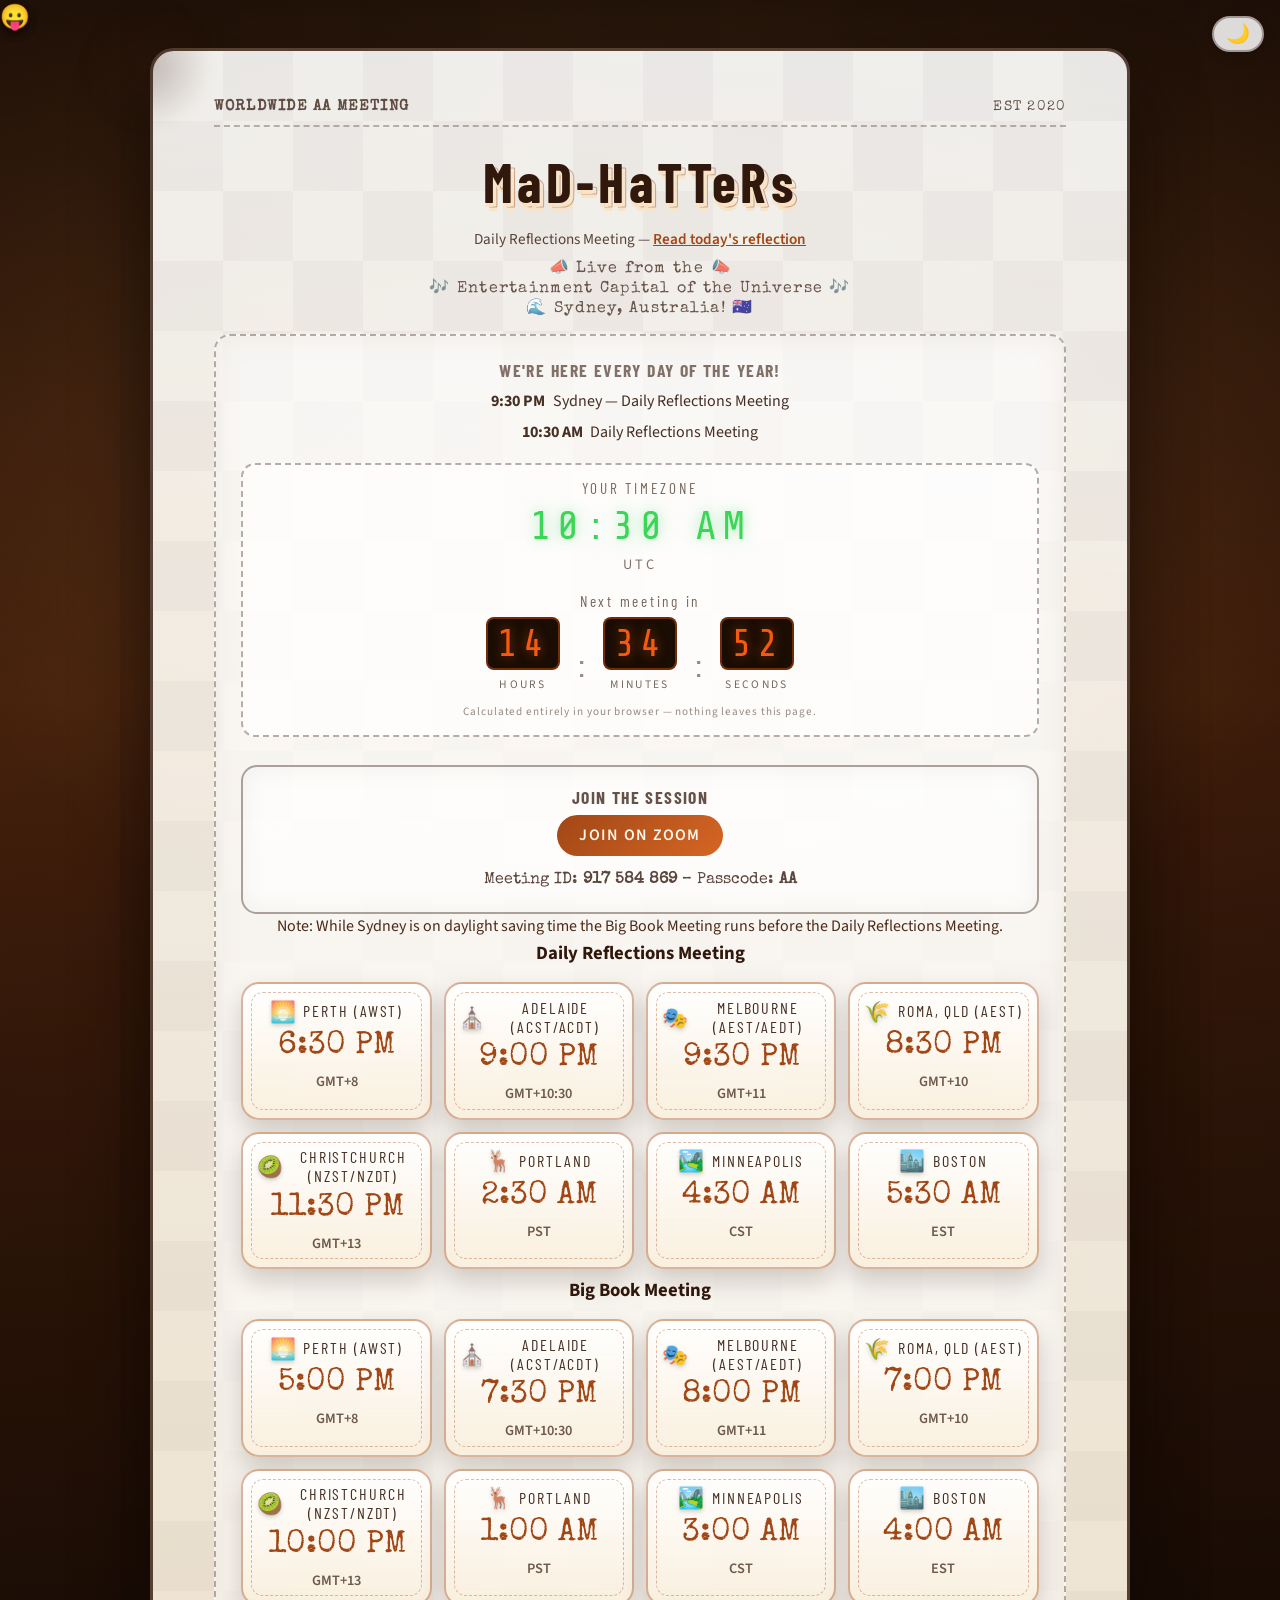
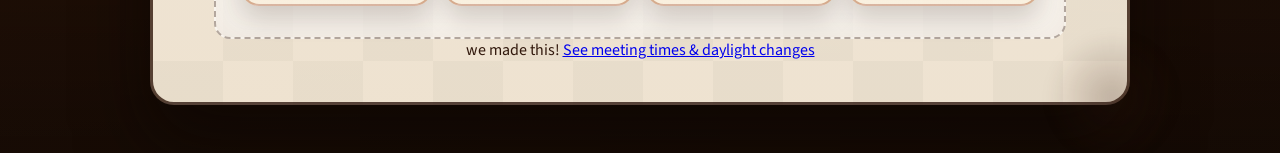
<file: index.html>
<!DOCTYPE html>
<html lang="en">
<head>
  <meta charset="UTF-8" />
  <meta name="viewport" content="width=device-width, initial-scale=1.0" />
  <title>MaD-HaTTeRs</title>
  <meta name="description" content="Daily worldwide AA meeting streaming live at 10:30 AM GMT via Zoom. Join MaD-HaTTeRs for fellowship every single day." />
  <link rel="canonical" href="https://madhataa.org/" />
  <link rel="stylesheet" href="styles.css" />
  <link rel="apple-touch-icon" sizes="180x180" href="/apple-touch-icon.png" />
  <link rel="icon" type="image/png" sizes="32x32" href="/favicon-32x32.png" />
  <link rel="icon" type="image/svg+xml" href="/favicon.svg" />
  <meta property="og:type" content="website" />
  <meta property="og:url" content="https://madhataa.org/" />
  <meta property="og:title" content="MaD-HaTTeRs Worldwide AA Meeting" />
  <meta property="og:description" content="Daily worldwide AA meeting streaming live at 10:30 AM GMT via Zoom. Join MaD-HaTTeRs for fellowship every single day." />
</head>
<body>
  <button class="theme-toggle" id="theme-toggle" aria-label="Toggle dark mode" title="Toggle dark/light mode">🌙</button>

  <main class="hero" role="main">
    <div class="gradient" aria-hidden="true"></div>
    <canvas id="particles" aria-hidden="true"></canvas>
    <div class="decorations" aria-hidden="true"></div>

    <div class="card container">
      <div class="poster-top" aria-hidden="true">
        <span class="ticket-label">Worldwide AA Meeting</span>
        <span class="ticket-year">EST 2020</span>
      </div>

      <h1 class="site-title" data-text="MaD-HaTTeRs">MaD-HaTTeRs</h1>

      <p class="reflections-link">Daily Reflections Meeting — <a href="https://www.aa.org/daily-reflections" target="_blank" rel="noopener">Read today's reflection</a></p>
      <p class="dateline"><span>📣 Live from the <span style="display:inline-block;transform:scaleX(-1)">📣</span></span><span>🎶 Entertainment Capital of the Universe 🎶</span><span>🌊 Sydney, Australia! 🇦🇺</span></p>

      <section id="start-time-section" aria-labelledby="start-time-heading">
        <h2 id="start-time-heading">We're Here Every Day of the Year!</h2>

        <div class="start-time-lines" aria-live="polite">
          <p class="start-line"><strong id="sydney-time-value">00:00</strong> <span id="sydney-time-zone">Sydney time</span></p>
          <p class="start-line"><strong id="england-time-value">00:00</strong> <span id="england-time-zone">Europe/London</span></p>
        </div>

        <div class="local-clock" aria-live="polite">
          <div class="local-clock-label">Your timezone</div>
          <div class="local-clock-display" role="group" aria-label="Local meeting start">
            <span id="local-time-value" class="local-clock-value">--:--</span>
            <span id="local-time-meta" class="local-clock-meta">Local</span>
          </div>

          <div class="countdown" aria-label="Countdown to next start" aria-live="polite">
            <div class="countdown-label">Next meeting in</div>
            <div class="countdown-grid" role="group" aria-label="Hours minutes seconds">
              <div class="countdown-unit"><span id="countdown-hours" class="countdown-value">00</span><span class="countdown-text">hours</span></div>
              <div class="countdown-separator">:</div>
              <div class="countdown-unit"><span id="countdown-minutes" class="countdown-value">00</span><span class="countdown-text">minutes</span></div>
              <div class="countdown-separator" id="countdown-seconds-sep">:</div>
              <div class="countdown-unit" id="countdown-seconds-unit"><span id="countdown-seconds" class="countdown-value">00</span><span class="countdown-text">seconds</span></div>
            </div>
          </div>

          <p class="local-clock-note">Calculated entirely in your browser &mdash; nothing leaves this page.</p>
        </div>

        <div id="on-air-panel" class="on-air-panel" aria-live="polite" hidden>
          <span class="on-air-light" aria-hidden="true"></span>
          <span class="on-air-text">ON AIR</span>
        </div>

        <section id="meeting-details" aria-labelledby="meeting-details-heading">
          <h2 id="meeting-details-heading">Join the session</h2>
          <p class="zoom-link"><a href="https://zoom.us/j/917584869?pwd=AA" rel="noopener" target="_blank">Join on Zoom</a></p>
          <p class="zoom-meta">Meeting ID: <strong>917&nbsp;584&nbsp;869</strong> &ndash; Passcode: <strong>AA</strong></p>
        </section>

        <div id="start-times" class="times" aria-live="polite"></div>
      </section>

      <footer class="site-footer" aria-label="Site footer">
        we made this!

        <a href="/times.html">See meeting times & daylight changes</a>
      </footer>
    </div>
  </main>

  <script>
    (() => {
      const $ = (id) => document.getElementById(id);
      const safeText = (id, value) => {
        const el = $(id);
        if (el) el.textContent = value;
        return !!el;
      };
      const html = document.documentElement;
      const toggle = $('theme-toggle');
      const themeKey = 'madhataa-theme';
      const setTheme = (theme) => {
        if (!toggle) return;
        html.dataset.theme = theme;
        toggle.textContent = theme === 'dark' ? '☀️' : '🌙';
        toggle.setAttribute('aria-label', theme === 'dark' ? 'Switch to light mode' : 'Switch to dark mode');
      };

      try {
        const savedTheme = localStorage.getItem(themeKey);
        setTheme(savedTheme || (window.matchMedia && window.matchMedia('(prefers-color-scheme: dark)').matches ? 'dark' : 'light'));
      } catch (_) {}

      if (toggle) {
        toggle.addEventListener('click', () => {
          const next = html.dataset.theme === 'dark' ? 'light' : 'dark';
          setTheme(next);
          try { localStorage.setItem(themeKey, next); } catch (_) {}
        });
      }

      const lowEffects = Boolean(
        window.matchMedia && window.matchMedia('(prefers-reduced-motion: reduce)').matches ||
        (typeof navigator.deviceMemory === 'number' && navigator.deviceMemory <= 2) ||
        (navigator.connection && navigator.connection.saveData)
      );

      const formatParts = (instant, timeZone, options = {}) => Object.fromEntries(
        new Intl.DateTimeFormat('en-US', { timeZone, ...options }).formatToParts(instant).map((part) => [part.type, part.value])
      );

      const zoneOffset = (instant, timeZone) => {
        const p = formatParts(instant, timeZone, {
          hour12: false,
          year: 'numeric',
          month: '2-digit',
          day: '2-digit',
          hour: '2-digit',
          minute: '2-digit',
          second: '2-digit'
        });
        const asUtc = Date.UTC(
          Number(p.year),
          Number(p.month) - 1,
          Number(p.day),
          Number(p.hour),
          Number(p.minute),
          Number(p.second || 0)
        );
        return (asUtc - instant.getTime()) / 60000;
      };

      const zonedTime = (year, month, day, hour, minute, timeZone) => {
        const guess = new Date(Date.UTC(year, month - 1, day, hour, minute));
        const first = new Date(guess.getTime() - zoneOffset(guess, timeZone) * 60000);
        return new Date(guess.getTime() - zoneOffset(first, timeZone) * 60000);
      };

      const calendarDate = (instant, timeZone) => {
        const p = formatParts(instant, timeZone, { year: 'numeric', month: '2-digit', day: '2-digit' });
        return [+p.year, +p.month, +p.day];
      };

      const value = (parts, name, fallback = '') => parts[name] || fallback;
      const formatTime = (instant, timeZone) => formatParts(instant, timeZone, {
        hour: 'numeric',
        minute: '2-digit',
        hour12: true,
        timeZoneName: 'short'
      });

      const fallbackConfig = {
        meeting: { zone: 'Europe/London', hour: 10, minute: 30, label: 'Daily Reflections Meeting' },
        bigBook: {
          label: 'Big Book Meeting',
          durationMinutes: 60,
          normal: { relation: 'after', minutes: 120 },
          dstSydney: { relation: 'before', minutes: 90 },
          interludeMinutes: 30
        },
        zones: [
          { label: 'Perth (AWST)', tz: 'Australia/Perth', emoji: '🌅' },
          { label: 'Adelaide (ACST/ACDT)', tz: 'Australia/Adelaide', emoji: '⛪' },
          { label: 'Melbourne (AEST/AEDT)', tz: 'Australia/Melbourne', emoji: '🎭' },
          { label: 'Roma, QLD (AEST)', tz: 'Australia/Brisbane', emoji: '🌾' },
          { label: 'Christchurch (NZST/NZDT)', tz: 'Pacific/Auckland', emoji: '🥝' },
          { label: 'Portland', tz: 'America/Los_Angeles', emoji: '🦌' },
          { label: 'Minneapolis', tz: 'America/Chicago', emoji: '🏞️' },
          { label: 'Boston', tz: 'America/New_York', emoji: '🏙️' }
        ]
      };

      const sydneyIsInDaylightOnLocalDate = (instant) => {
        const [y, m, d] = calendarDate(instant, 'Australia/Sydney');
        const midday = zonedTime(y, m, d, 12, 0, 'Australia/Sydney');
        const offset = zoneOffset(midday, 'Australia/Sydney');
        return offset >= 660; // AEDT = UTC+11 = 660 minutes, AEST = UTC+10 = 600
      };

      const nextMeeting = (now, meetingCfg) => {
        let [year, month, day] = calendarDate(now, meetingCfg.zone);
        let target = zonedTime(year, month, day, meetingCfg.hour, meetingCfg.minute, meetingCfg.zone);
        if (target <= now) {
          [year, month, day] = calendarDate(new Date(now.getTime() + 86400000), meetingCfg.zone);
          target = zonedTime(year, month, day, meetingCfg.hour, meetingCfg.minute, meetingCfg.zone);
        }
        return target;
      };

      const bigBookInstantForDrInstant = (drInstant, bigBookCfg) => {
        const isSydneyDaylight = sydneyIsInDaylightOnLocalDate(drInstant);
        return isSydneyDaylight
          ? new Date(drInstant.getTime() - bigBookCfg.dstSydney.minutes * 60000)
          : new Date(drInstant.getTime() + bigBookCfg.normal.minutes * 60000);
      };

      const buildGrid = (instant, title, zones, meetingLabel) => {
        const wrapper = document.createElement('div');
        wrapper.className = 'meeting-grid';

        const heading = document.createElement('h3');
        heading.textContent = title;
        wrapper.appendChild(heading);

        const grid = document.createElement('ul');
        grid.className = 'tz-grid';

        zones.forEach((zone) => {
          const time = formatTime(instant, zone.tz);
          const item = document.createElement('li');
          item.className = 'clock-box';
          item.innerHTML = `
            <div class="clock-label">${zone.emoji ? `<span class="clock-emoji" aria-hidden="true">${zone.emoji}</span>` : ''}<span class="clock-label-text">${zone.label}</span></div>
            <div class="clock-time" aria-hidden="true">${value(time, 'hour', '--')}:${value(time, 'minute', '00')} ${value(time, 'dayPeriod')}</div>
            <div class="clock-meta"><span class="tz">${value(time, 'timeZoneName', '')}</span></div>
          `;
          grid.appendChild(item);
        });

        wrapper.appendChild(grid);
        return wrapper;
      };

      (async () => {
        let config = fallbackConfig;
        try {
          const response = await fetch(`/timezones.json?t=${Date.now()}`, { cache: 'no-store' });
          if (!response.ok) throw new Error(`HTTP ${response.status}`);
          config = await response.json();
        } catch (error) {
          console.warn('Using fallback config because /timezones.json failed', error);
        }

        const meeting = config.meeting || fallbackConfig.meeting;
        const bigBook = config.bigBook || fallbackConfig.bigBook;
        const zones = Array.isArray(config.zones) ? config.zones : fallbackConfig.zones;

        let drTarget = nextMeeting(new Date(), meeting);
        let bbTarget = bigBookInstantForDrInstant(drTarget, bigBook);
        let target = (() => {
          const now = new Date();
          const candidates = [drTarget, bbTarget].filter((t) => t && t > now);
          if (!candidates.length) return drTarget;
          return candidates.reduce((a, b) => (a < b ? a : b));
        })();

        const render = () => {
          const sydneyDr = formatTime(drTarget, 'Australia/Sydney');
          const englandDr = formatTime(drTarget, meeting.zone);
          const container = $('start-times');
          if (container) {
            container.innerHTML = '';
            const note = document.createElement('p');
            const isSydneyDaylight = sydneyIsInDaylightOnLocalDate(drTarget);
            note.textContent = isSydneyDaylight
              ? `Note: While Sydney is on daylight saving time the ${bigBook.label} runs before the ${meeting.label}.`
              : '';
            container.appendChild(note);
            container.appendChild(buildGrid(drTarget, meeting.label, zones, 'DR'));
            container.appendChild(buildGrid(bbTarget, bigBook.label, zones, 'BB'));
          }

          safeText('sydney-time-value', `${value(sydneyDr, 'hour', '--')}:${value(sydneyDr, 'minute', '00')} ${value(sydneyDr, 'dayPeriod')}`);
          safeText('sydney-time-zone', `Sydney — ${meeting.label}`);
          safeText('england-time-value', `${value(englandDr, 'hour', '--')}:${value(englandDr, 'minute', '00')} ${value(englandDr, 'dayPeriod')}`);
          safeText('england-time-zone', meeting.label);
        };

        const update = () => {
          const now = new Date();
          if (now >= drTarget || now >= bbTarget) {
            drTarget = nextMeeting(now, meeting);
            bbTarget = bigBookInstantForDrInstant(drTarget, bigBook);
            target = (() => {
              const candidates = [drTarget, bbTarget].filter((t) => t && t > now);
              if (!candidates.length) return drTarget;
              return candidates.reduce((a, b) => (a < b ? a : b));
            })();
            render();
          }

          const remaining = Math.max(0, Math.floor((target - now) / 1000));
          const hours = String(Math.floor(remaining / 3600)).padStart(2, '0');
          const minutes = String(Math.floor((remaining % 3600) / 60)).padStart(2, '0');
          const seconds = String(remaining % 60).padStart(2, '0');
          safeText('countdown-hours', hours);
          safeText('countdown-minutes', minutes);
          if (!lowEffects) safeText('countdown-seconds', seconds);

          const localZone = Intl.DateTimeFormat().resolvedOptions().timeZone;
          const localToShow = formatTime(drTarget, localZone);
          safeText('local-time-value', `${value(localToShow, 'hour', '--')}:${value(localToShow, 'minute', '--')} ${value(localToShow, 'dayPeriod')}`);
          safeText('local-time-meta', value(localToShow, 'timeZoneName', localZone));

          const onAirPanel = $('on-air-panel');
          if (onAirPanel) {
            const drOnAir = now >= drTarget && now < new Date(drTarget.getTime() + 90 * 60000);
            const bbOnAir = now >= bbTarget && now < new Date(bbTarget.getTime() + (bigBook.durationMinutes || 60) * 60000);
            onAirPanel.toggleAttribute('hidden', !(drOnAir || bbOnAir));
          }
        };

        render();
        update();
        setInterval(update, 1000);
      })();

      const decorations = document.querySelector('.decorations');
      const emojis = ['😀', '😃', '😄', '😁', '😆', '😅', '😂', '🤣', '😊', '😇', '🙂', '🙃', '😉', '😌', '😋', '😛', '😜', '😝', '🤪'];

      if (!lowEffects && decorations) {
        const addEmoji = (direction) => {
          const item = document.createElement('span');
          item.className = 'emoji';
          item.setAttribute('aria-hidden', 'true');
          item.textContent = emojis[Math.floor(Math.random() * emojis.length)];
          item.style.setProperty('--dir', direction === 'right' ? 1 : -1);
          decorations.appendChild(item);
          setTimeout(() => item.remove(), 8000);
        };
        addEmoji('right');
        addEmoji('left');
        setInterval(() => addEmoji('right'), 2500);
        setInterval(() => addEmoji('left'), 2500);
      } else if (decorations) {
        decorations.hidden = true;
      }

      const canvas = $('particles');
      if (canvas && !lowEffects) {
        const context = canvas.getContext('2d');
        let width = 0;
        let height = 0;
        const resize = () => {
          width = canvas.width = window.innerWidth;
          height = canvas.height = window.innerHeight;
        };
        window.addEventListener('resize', resize);
        resize();
      } else if (canvas) {
        canvas.hidden = true;
      }
    })();
  </script>
</body>
</html>
</file>
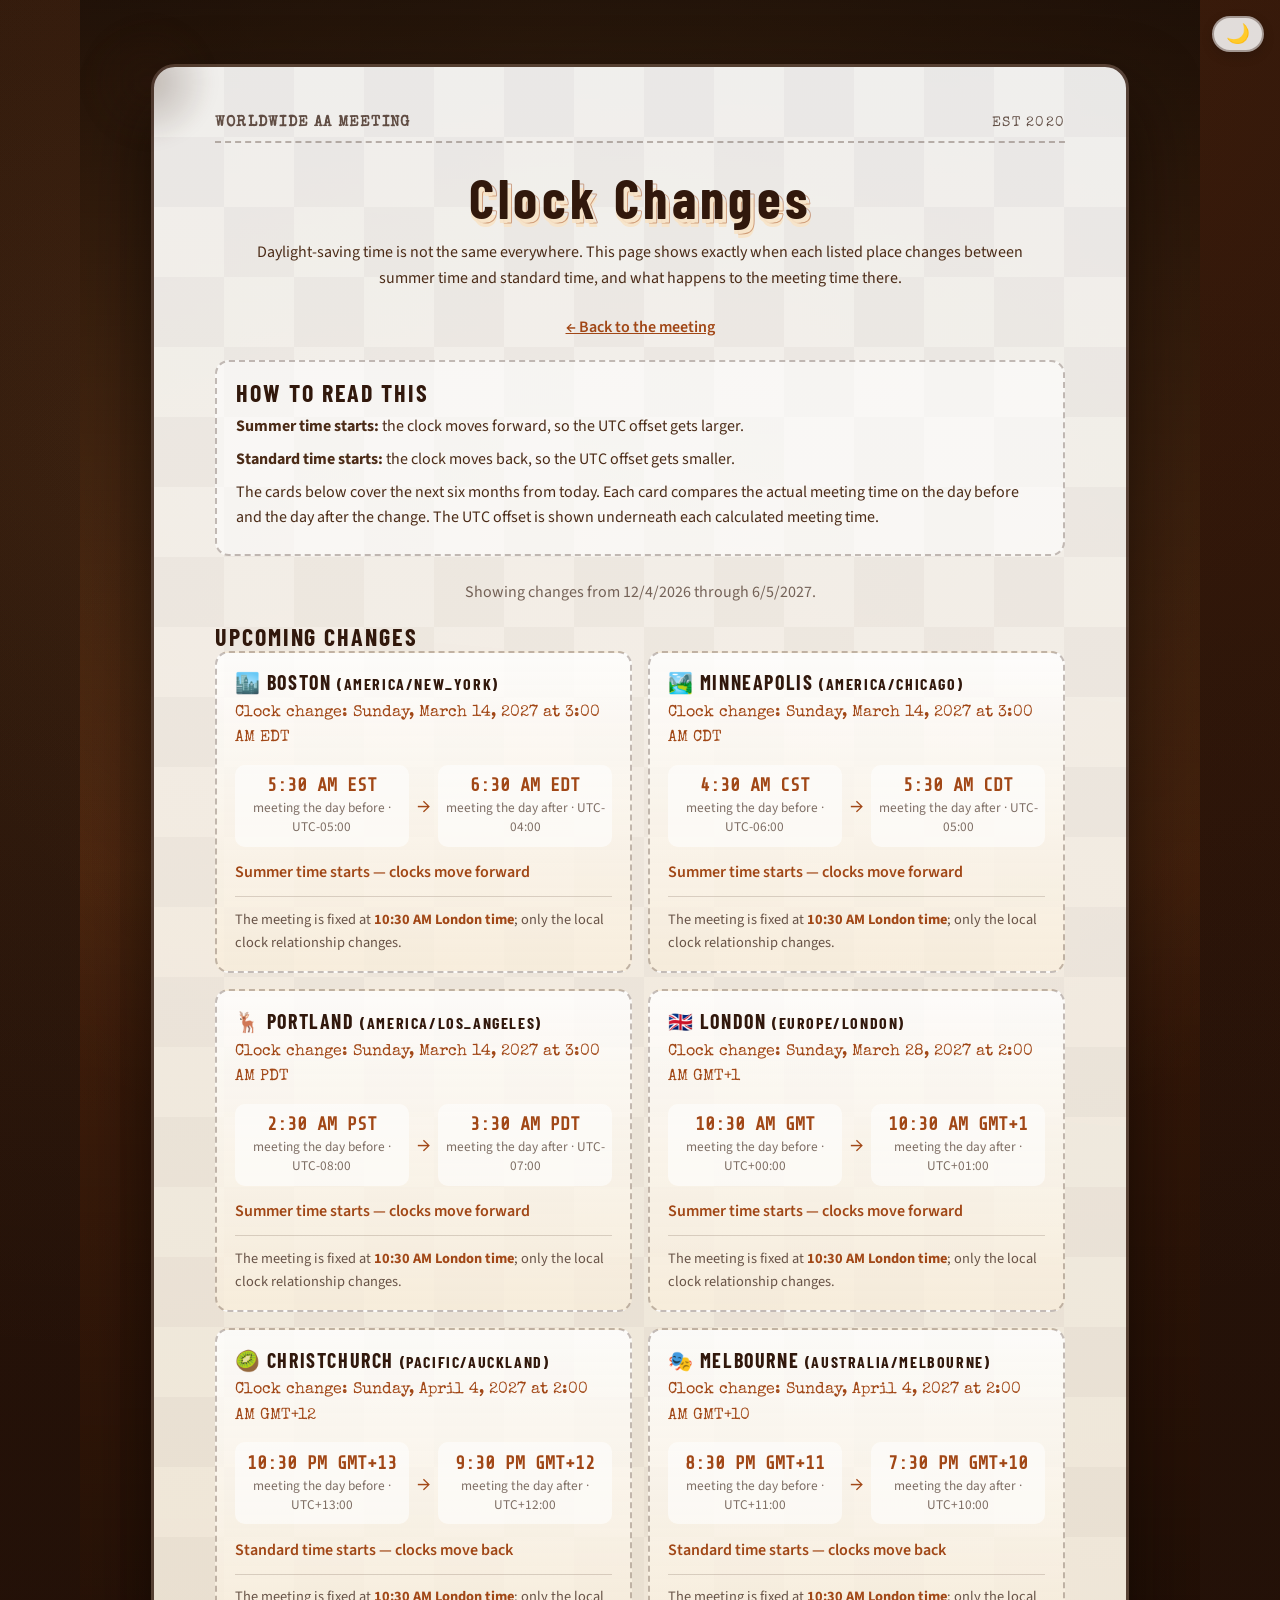
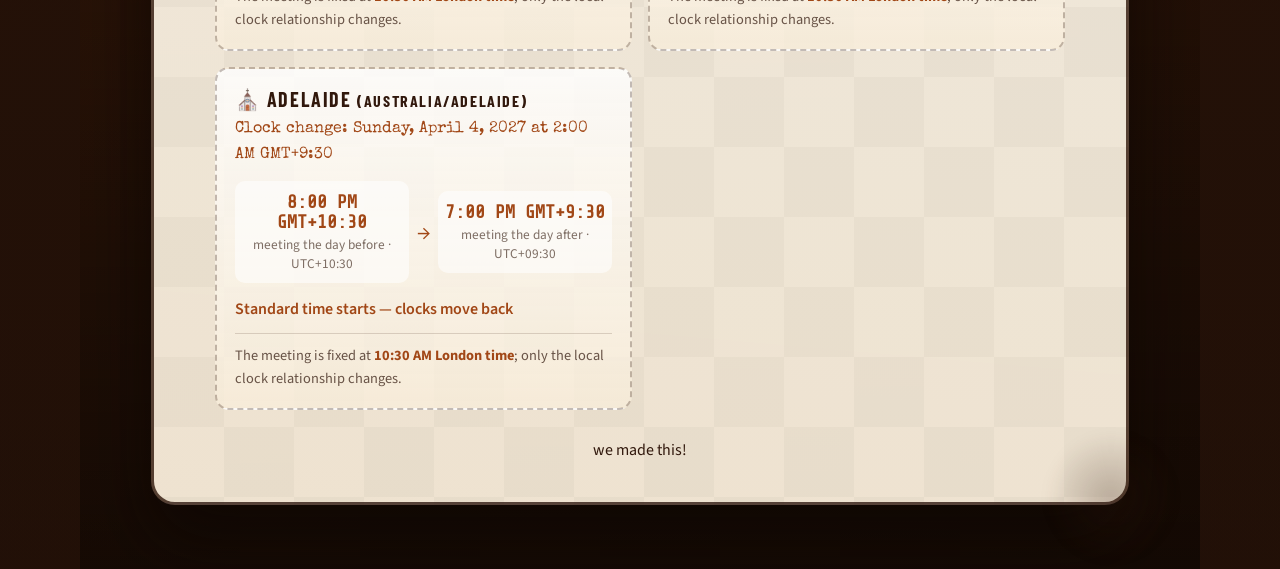
<file: times.html>
<!DOCTYPE html>
<!-- Licensed under The Unlicense: see LICENSE or https://unlicense.org/ -->
<html lang="en">
<head>
<meta charset="UTF-8">
<meta name="viewport" content="width=device-width, initial-scale=1.0">
<title>When the clocks change · MaD-HaTTeRs</title>
<meta name="description" content="See summer-time and standard-time clock changes for the meeting timezones during the next six months.">
<link rel="canonical" href="https://madhataa.org/times.html">
<link rel="stylesheet" href="styles.css">
<style>
  body { align-items: flex-start; }
  .times-page { width: 100%; max-width: 1120px; }
  .times-page .card { max-width: none; margin: 2rem 1rem; text-align: left; }
  .times-intro { max-width: 780px; margin: 0 auto 1.5rem; text-align: center; }
  .times-intro p { margin-top: .65rem; }
  .times-nav { text-align: center; margin: 1.2rem 0 1.4rem; }
  .times-nav a { color: var(--rust); font-weight: 600; }
  .explanation { max-width: 850px; margin: 0 auto 1.5rem; padding: 1rem 1.2rem; border: 2px dashed rgba(49,24,12,.28); border-radius: 14px; background: rgba(255,255,255,.55); }
  .explanation p { margin: .45rem 0; }
  #status { text-align: center; color: rgba(49,24,12,.65); margin: 1rem 0; min-height: 1.5em; }
  .loading-dots::after { content: ''; display: inline-block; width: 1.5em; text-align: left; animation: dots 1.2s steps(4, end) infinite; }
  @keyframes dots { 0% { content: ''; } 25% { content: '.'; } 50% { content: '..'; } 75%, 100% { content: '...'; } }
  .transition-list { display: grid; grid-template-columns: repeat(auto-fit, minmax(300px, 1fr)); gap: 1rem; }
  .transition-card { padding: 1.1rem; border: 2px dashed rgba(49,24,12,.28); border-radius: 14px; background: linear-gradient(180deg, rgba(255,255,255,.82), rgba(249,238,219,.72)); }
  .transition-card h3 { font-family: 'Barlow Condensed', sans-serif; text-transform: uppercase; letter-spacing: .08em; color: var(--ink); font-size: 1.25rem; }
  .transition-card h3 span { font-family: inherit; font-size: .8em; }
  .change-date { margin: .35rem 0 .8rem; font-family: 'Special Elite', monospace; color: var(--rust); }
  .change-row { display: grid; grid-template-columns: 1fr auto 1fr; align-items: center; gap: .5rem; }
  .change-side { padding: .65rem .45rem; border-radius: 10px; background: rgba(255,255,255,.58); text-align: center; }
  .change-side strong { display: block; font-family: 'Share Tech Mono', monospace; font-size: 1.15rem; color: var(--rust); }
  .change-side small { display: block; margin-top: .2rem; color: rgba(49,24,12,.62); }
  .arrow { font-size: 1.35rem; color: var(--rust); }
  .change-kind { margin: .85rem 0 0; font-weight: 600; color: var(--rust); }
  .meeting-at { margin-top: .65rem; padding-top: .65rem; border-top: 1px solid rgba(49,24,12,.16); font-size: .9rem; color: rgba(49,24,12,.72); }
  .meeting-at strong { color: var(--rust); }
  .no-change { text-align: center; padding: 1.5rem; grid-column: 1 / -1; }
  .site-footer { text-align: center; margin-top: 1.8rem; }
  [data-theme="dark"] .explanation, [data-theme="dark"] .transition-card { background: rgba(20,15,10,.62); border-color: rgba(200,150,90,.25); }
  [data-theme="dark"] #status, [data-theme="dark"] .change-side small, [data-theme="dark"] .meeting-at { color: rgba(220,200,170,.65); }
  [data-theme="dark"] .change-side { background: rgba(30,24,18,.7); }
  [data-theme="dark"] .change-side, [data-theme="dark"] .meeting-at { border-color: rgba(200,150,90,.2); }
  @media (max-width: 640px) { .change-row { gap: .25rem; } .change-side strong { font-size: 1rem; } }
</style>
</head>
<body>
<button class="theme-toggle" id="theme-toggle" aria-label="Toggle dark mode" title="Toggle dark/light mode">🌙</button>
<main class="hero times-page" role="main">
  <div class="gradient" aria-hidden="true"></div>
  <div class="card container">
    <div class="poster-top" aria-hidden="true"><span class="ticket-label">Worldwide AA Meeting</span><span class="ticket-year">EST 2020</span></div>
    <header class="times-intro">
      <h1 class="site-title" data-text="Clock Changes">Clock Changes</h1>
      <p>Daylight-saving time is not the same everywhere. This page shows exactly when each listed place changes between summer time and standard time, and what happens to the meeting time there.</p>
    </header>
    <nav class="times-nav" aria-label="Site navigation"><a href="/">← Back to the meeting</a></nav>
    <section class="explanation" aria-labelledby="reading-heading">
      <h2 id="reading-heading">How to read this</h2>
      <p><strong>Summer time starts:</strong> the clock moves forward, so the UTC offset gets larger.</p>
      <p><strong>Standard time starts:</strong> the clock moves back, so the UTC offset gets smaller.</p>
      <p>The cards below cover the next six months from today. Each card compares the actual meeting time on the day before and the day after the change. The UTC offset is shown underneath each calculated meeting time.</p>
    </section>
    <p id="status" class="loading-dots" aria-live="polite">Calculating the next six months</p>
    <section aria-labelledby="changes-heading">
      <h2 id="changes-heading">Upcoming changes</h2>
      <div id="transition-list" class="transition-list"><p class="no-change">Loading the timezone calendar</p></div>
    </section>
    <footer class="site-footer">we made this!</footer>
  </div>
</main>
<script>
(() => {
  const root = document.documentElement;
  const button = document.getElementById('theme-toggle');
  const saved = (() => { try { return localStorage.getItem('madhataa-theme'); } catch (_) { return null; } })();
  const setTheme = theme => {
    root.dataset.theme = theme;
    button.textContent = theme === 'dark' ? '☀️' : '🌙';
    button.setAttribute('aria-label', theme === 'dark' ? 'Switch to light mode' : 'Switch to dark mode');
    try { localStorage.setItem('madhataa-theme', theme); } catch (_) {}
  };
  setTheme(saved || (window.matchMedia && window.matchMedia('(prefers-color-scheme: dark)').matches ? 'dark' : 'light'));
  button.onclick = () => setTheme(root.dataset.theme === 'dark' ? 'light' : 'dark');

  const zones = [
    ['🇬🇧', 'London', 'Europe/London'], ['🌅', 'Perth', 'Australia/Perth'],
    ['⛪', 'Adelaide', 'Australia/Adelaide'], ['🎭', 'Melbourne', 'Australia/Melbourne'],
    ['🌾', 'Roma, QLD', 'Australia/Brisbane'], ['🥝', 'Christchurch', 'Pacific/Auckland'],
    ['🦌', 'Portland', 'America/Los_Angeles'], ['🏞️', 'Minneapolis', 'America/Chicago'],
    ['🏙️', 'Boston', 'America/New_York']
  ];
  const list = document.getElementById('transition-list');
  const status = document.getElementById('status');
  const formatterCache = new Map();
  const parts = (instant, zone) => {
    let formatter = formatterCache.get(zone);
    if (!formatter) {
      formatter = new Intl.DateTimeFormat('en-GB', { timeZone: zone, year: 'numeric', month: '2-digit', day: '2-digit', hour: '2-digit', minute: '2-digit', second: '2-digit', hourCycle: 'h23' });
      formatterCache.set(zone, formatter);
    }
    return Object.fromEntries(formatter.formatToParts(instant).map(part => [part.type, part.value]));
  };
  const offset = (instant, zone) => {
    const p = parts(instant, zone);
    return Math.round((Date.UTC(+p.year, +p.month - 1, +p.day, +p.hour % 24, +p.minute, +p.second) - instant.getTime()) / 60000);
  };
  const offsetText = minutes => {
    const value = Math.abs(minutes);
    return `UTC${minutes < 0 ? '-' : '+'}${String(Math.floor(value / 60)).padStart(2, '0')}:${String(value % 60).padStart(2, '0')}`;
  };
  const dateText = (instant, zone) => new Intl.DateTimeFormat('en-US', { timeZone: zone, weekday: 'long', month: 'long', day: 'numeric', year: 'numeric', hour: 'numeric', minute: '2-digit', timeZoneName: 'short' }).format(instant);
  const meetingText = (instant, zone) => new Intl.DateTimeFormat('en-US', { timeZone: zone, hour: 'numeric', minute: '2-digit', hour12: true, timeZoneName: 'short' }).format(instant);

  // Convert a London calendar date plus the fixed meeting time to an instant.
  const londonMeetingOn = date => {
    const londonDate = parts(date, 'Europe/London');
    let instant = new Date(Date.UTC(+londonDate.year, +londonDate.month - 1, +londonDate.day, 10, 30));
    instant = new Date(instant.getTime() - offset(instant, 'Europe/London') * 60000);
    return instant;
  };
  const dayBefore = instant => new Date(instant.getTime() - 86400000);
  const dayAfter = instant => new Date(instant.getTime() + 86400000);

  // A daily scan finds each offset change; binary search finds its exact minute.
  const findChanges = (zone, start, end) => {
    const day = 86400000;
    const changes = [];
    let cursor = new Date(start);
    let before = offset(cursor, zone);
    while (cursor < end) {
      const next = new Date(Math.min(end.getTime(), cursor.getTime() + day));
      const after = offset(next, zone);
      if (after !== before) {
        let low = cursor.getTime();
        let high = next.getTime();
        while (high - low > 60000) {
          const middle = low + Math.floor((high - low) / 2);
          if (offset(new Date(middle), zone) === before) low = middle; else high = middle;
        }
        const when = new Date(high);
        changes.push({ when, before, after: offset(when, zone) });
        before = changes[changes.length - 1].after;
      } else before = after;
      cursor = next;
    }
    return changes;
  };

  setTimeout(() => {
    try {
      const start = new Date();
      const end = new Date(start.getTime() + 183 * 86400000);
      const changes = zones.flatMap(zone => findChanges(zone[2], start, end).map(change => ({ zone, change })));
      changes.sort((a, b) => a.change.when - b.change.when);
      if (!changes.length) {
        list.innerHTML = '<p class="no-change">No listed timezone changes occur in the next six months.</p>';
      } else {
        list.innerHTML = changes.map(({ zone, change }) => {
          const kind = change.after > change.before ? 'Summer time starts — clocks move forward' : 'Standard time starts — clocks move back';
          const beforeMeeting = londonMeetingOn(dayBefore(change.when));
          const afterMeeting = londonMeetingOn(dayAfter(change.when));
          return `<article class="transition-card"><h3>${zone[0]} ${zone[1]} <span>(${zone[2]})</span></h3><p class="change-date">Clock change: ${dateText(change.when, zone[2])}</p><div class="change-row"><div class="change-side"><strong>${meetingText(beforeMeeting, zone[2])}</strong><small>meeting the day before · ${offsetText(offset(beforeMeeting, zone[2]))}</small></div><span class="arrow" aria-hidden="true">→</span><div class="change-side"><strong>${meetingText(afterMeeting, zone[2])}</strong><small>meeting the day after · ${offsetText(offset(afterMeeting, zone[2]))}</small></div></div><p class="change-kind">${kind}</p><p class="meeting-at">The meeting is fixed at <strong>10:30 AM London time</strong>; only the local clock relationship changes.</p></article>`;
        }).join('');
      }
      status.classList.remove('loading-dots');
      status.textContent = `Showing changes from ${start.toLocaleDateString()} through ${end.toLocaleDateString()}.`;
    } catch (error) {
      console.error(error);
      status.classList.remove('loading-dots');
      status.textContent = 'Sorry, the timezone calendar could not be displayed.';
      list.innerHTML = '<p class="no-change">Please try refreshing the page.</p>';
    }
  }, 150);
})();
</script>
</body>
</html>
</file>
<file: styles.css>
/* Licensed under The Unlicense: see LICENSE or https://unlicense.org/ */
@import url('https://fonts.googleapis.com/css2?family=Special+Elite&family=Barlow+Condensed:wght@400;600;700&family=Source+Sans+3:wght@400;500;600&family=Share+Tech+Mono&display=swap');

*, *::before, *::after {
    box-sizing: border-box;
    margin: 0;
    padding: 0;
}

:root {
    --ink: #31180c;
    --rust: #a14716;
    --sunset: #f3b562;
    --sage: #d9cbb3;
    --paper: #fdf6e9;
}

body {
    font-family: 'Source Sans 3', -apple-system, BlinkMacSystemFont, 'Segoe UI', Roboto, sans-serif;
    background-color: #150c05;
    background-image:
        radial-gradient(circle at 10% 20%, rgba(243, 181, 98, 0.08), transparent 45%),
        radial-gradient(circle at 80% 0%, rgba(165, 71, 22, 0.15), transparent 55%),
        repeating-linear-gradient(90deg, rgba(49, 24, 12, 0.55) 0px, rgba(49, 24, 12, 0.55) 120px, rgba(23, 9, 4, 0.55) 120px, rgba(23, 9, 4, 0.55) 240px),
        linear-gradient(180deg, #1d0e05 0%, #0f0602 100%);
    color: var(--ink);
    min-height: 100vh;
    display: flex;
    align-items: center;
    justify-content: center;
}

.container {
    text-align: center;
    padding: 2rem;
}

h1, h2 {
    font-family: 'Barlow Condensed', 'Special Elite', 'Georgia', serif;
    letter-spacing: 0.08em;
    text-transform: uppercase;
}

p {
    font-size: 1rem;
    color: #4b2b17;
    line-height: 1.6;
}

.hero {
    position: relative;
    min-height: 100vh;
    width: 100%;
    display: flex;
    align-items: center;
    justify-content: center;
    overflow: hidden;
    padding: 2rem 0;
}

.gradient {
    position: absolute;
    inset: 0;
    background:
        linear-gradient(180deg, rgba(11, 6, 3, 0.8) 0%, rgba(11, 6, 3, 0.2) 40%, rgba(11, 6, 3, 0.8) 100%),
        radial-gradient(circle at 50% 10%, rgba(246, 175, 90, 0.35), transparent 50%),
        linear-gradient(140deg, rgba(161, 71, 22, 0.4), rgba(67, 30, 11, 0.75));
    z-index: 0;
}

#particles {
    position: absolute;
    inset: 0;
    z-index: 1;
    pointer-events: none;
    mix-blend-mode: screen;
}

.card.container {
    position: relative;
    z-index: 3;
    max-width: 980px;
    margin: 1rem;
    padding: 3rem 3.8rem 2.6rem;
    background:
        linear-gradient(185deg, rgba(255, 255, 255, 0.9), rgba(250, 239, 219, 0.92)),
        url('data:image/svg+xml,%3Csvg xmlns="http://www.w3.org/2000/svg" width="140" height="140" viewBox="0 0 10 10"%3E%3Cpath fill="%23f2e4cd" fill-opacity="0.35" d="M0 0h5v5H0zm5 5h5v5H5z"/%3E%3C/svg%3E');
    color: var(--ink);
    border-radius: 24px;
    border: 3px solid rgba(49, 24, 12, 0.8);
    box-shadow: 0 35px 70px rgba(12, 6, 3, 0.65);
    text-align: center;
}

.card.container::before,
.card.container::after {
    content: '';
    position: absolute;
    width: 130px;
    height: 130px;
    background: radial-gradient(circle, rgba(49, 24, 12, 0.25), transparent 70%);
    z-index: -1;
    filter: blur(6px);
}

.card.container::before { top: -50px; left: -70px; }
.card.container::after { bottom: -60px; right: -50px; }

.poster-top {
    display: flex;
    justify-content: space-between;
    align-items: center;
    font-family: 'Special Elite', 'Courier New', monospace;
    font-size: 0.95rem;
    letter-spacing: 0.08em;
    text-transform: uppercase;
    color: rgba(49, 24, 12, 0.75);
    border-bottom: 2px dashed rgba(49, 24, 12, 0.3);
    padding-bottom: 0.6rem;
    margin-bottom: 1.4rem;
}

.ticket-label { font-weight: 600; }
.ticket-year { font-size: 0.9rem; }

.site-title {
    font-size: 3.4rem;
    color: var(--ink);
    text-shadow: 0 4px 0 rgba(247, 227, 200, 0.9);
    position: relative;
    text-transform: none;
}

.site-title::after {
    content: attr(data-text);
    position: absolute;
    inset: 0;
    color: transparent;
    -webkit-text-stroke: 1px rgba(161, 71, 22, 0.45);
    transform: translate(4px, 4px);
    z-index: -1;
}

.dateline {
    font-family: 'Special Elite', 'Georgia', serif;
    letter-spacing: 0.08em;
    text-transform: none;
    color: rgba(49, 24, 12, 0.7);
    margin: 0.6rem 0 1rem;
    display: inline-flex;
    flex-direction: column;
    align-items: center;
    gap: 0.15rem;
    line-height: 1.1;
}

.dateline span {
    display: block;
}

#start-time-section {
    background: rgba(255, 255, 255, 0.6);
    border: 2px dashed rgba(49, 24, 12, 0.35);
    padding: 1.4rem 1.6rem;
    border-radius: 16px;
    box-shadow: inset 0 0 30px rgba(110, 76, 45, 0.08);
}

#start-time-heading {
    font-size: 1.1rem;
    color: rgba(49, 24, 12, 0.6);
    margin-bottom: 0.5rem;
}

.start-time-lines {
    display: flex;
    flex-direction: column;
    gap: 0.35rem;
    margin-bottom: 1.1rem;
}

.start-line {
    display: flex;
    flex-wrap: wrap;
    justify-content: center;
    align-items: baseline;
    gap: 0.45rem;
    color: rgba(49, 24, 12, 0.9);
}

.time-label {
    font-family: 'Special Elite', 'Georgia', serif;
    text-transform: uppercase;
    letter-spacing: 0.1em;
    font-size: 0.85rem;
    color: rgba(49, 24, 12, 0.65);
}

.time-value {
    font-family: 'Share Tech Mono', 'Special Elite', monospace;
    font-size: 1.6rem;
    letter-spacing: 0.08em;
    color: #a14716;
}

.time-zone {
    font-family: 'Special Elite', 'Georgia', serif;
    letter-spacing: 0.18em;
    text-transform: uppercase;
    font-size: 0.85rem;
    color: rgba(49, 24, 12, 0.65);
}

.time-note {
    flex-basis: 100%;
    text-align: center;
    font-size: 0.8rem;
    letter-spacing: 0.08em;
    color: rgba(49, 24, 12, 0.6);
}

.sydney-line .time-value {
    color: #f45b10;
}

.local-clock {
    border: 2px dashed rgba(49, 24, 12, 0.35);
    border-radius: 14px;
    padding: 0.9rem 1.1rem;
    color: rgba(49, 24, 12, 0.85);
    text-align: center;
    margin-bottom: 1rem;
    background: rgba(255, 255, 255, 0.7);
}

.local-clock-label {
    font-family: 'Barlow Condensed', sans-serif;
    letter-spacing: 0.18em;
    text-transform: uppercase;
    font-size: 0.95rem;
    color: rgba(49, 24, 12, 0.65);
}

.local-clock-display {
    display: flex;
    flex-direction: column;
    align-items: center;
    margin-top: 0.4rem;
}

.local-clock-value {
    font-family: 'Share Tech Mono', 'Special Elite', monospace;
    font-size: 2.5rem;
    letter-spacing: 0.14em;
    color: #3bd657;
    text-shadow: 0 0 14px rgba(59, 214, 87, 0.5);
}

.local-clock-meta {
    margin-top: 0.3rem;
    font-size: 0.9rem;
    letter-spacing: 0.2em;
    text-transform: uppercase;
    color: rgba(49, 24, 12, 0.6);
}

.local-clock-note {
    margin-top: 0.6rem;
    font-size: 0.7rem;
    letter-spacing: 0.08em;
    color: rgba(49, 24, 12, 0.5);
}

.countdown {
    margin-top: 1.1rem;
    padding: 0;
    border: none;
    border-radius: 0;
    background: transparent;
    box-shadow: none;
    margin-bottom: 0;
}

.countdown-label {
    font-family: 'Barlow Condensed', sans-serif;
    letter-spacing: 0.18em;
    color: rgba(49, 24, 12, 0.65);
    font-size: 0.95rem;
}

.countdown-grid {
    display: flex;
    align-items: flex-end;
    justify-content: center;
    gap: 0.8rem;
    margin-top: 0.4rem;
}

.countdown-unit {
    display: flex;
    flex-direction: column;
    align-items: center;
    min-width: 70px;
}

.countdown-value {
    font-family: 'Share Tech Mono', 'Special Elite', monospace;
    font-size: 2.4rem;
    letter-spacing: 0.12em;
    color: #f45b10;
    text-shadow: 0 0 12px rgba(244, 91, 16, 0.55);
    background: #1a0d04;
    padding: 0.2rem 0.6rem;
    border-radius: 8px;
    border: 2px solid rgba(244, 91, 16, 0.4);
}

.countdown-text {
    text-transform: uppercase;
    font-size: 0.72rem;
    letter-spacing: 0.2em;
    margin-top: 0.4rem;
    color: rgba(49, 24, 12, 0.65);
}

.countdown-separator {
    font-family: 'Share Tech Mono', monospace;
    font-size: 2rem;
    color: rgba(49, 24, 12, 0.5);
    margin-bottom: 0.5rem;
}

.tz-grid {
    list-style: none;
    display: flex;
    flex-wrap: wrap;
    gap: 12px;
    margin-top: 1rem;
    padding-bottom: 0.5rem;
    justify-content: center;
}

.clock-box {
    background: linear-gradient(180deg, rgba(255,255,255,0.95), rgba(249,238,219,0.85));
    border-radius: 18px;
    border: 2px solid rgba(161, 71, 22, 0.4);
    padding: 0.85rem;
    box-shadow: 0 12px 25px rgba(33, 13, 3, 0.18);
    position: relative;
    flex: 1 1 180px;
    max-width: 200px;
}

.clock-box-featured {
    flex: 1 1 210px;
    border-color: rgba(243, 181, 98, 0.8);
    box-shadow: 0 18px 32px rgba(161, 71, 22, 0.25);
    transform: scale(1.02);
    z-index: 1;
}

.clock-box-featured .clock-time {
    font-size: 2.1rem;
    color: var(--rust);
}

.tz-grid::-webkit-scrollbar {
    height: 6px;
}

.tz-grid::-webkit-scrollbar-thumb {
    background: rgba(49, 24, 12, 0.35);
    border-radius: 999px;
}

.tz-grid::-webkit-scrollbar-track {
    background: transparent;
}

.clock-box::after {
    content: '';
    position: absolute;
    inset: 8px;
    border: 1px dashed rgba(161, 71, 22, 0.35);
    border-radius: 12px;
    pointer-events: none;
}

.clock-label {
    font-family: 'Barlow Condensed', sans-serif;
    font-size: 1rem;
    letter-spacing: 0.12em;
    color: rgba(49, 24, 12, 0.9);
    margin-bottom: 0.4rem;
    display: inline-flex;
    align-items: center;
    gap: 0.35rem;
    justify-content: center;
}

.clock-emoji {
    font-size: 1.3rem;
    filter: drop-shadow(0 2px 2px rgba(0,0,0,0.2));
}

.clock-label-text {
    text-transform: uppercase;
}

.clock-time {
    font-family: 'Special Elite', 'Courier New', monospace;
    font-size: 2rem;
    color: var(--rust);
}

.clock-meta {
    margin-top: 0.5rem;
    font-size: 0.9rem;
    color: rgba(49, 24, 12, 0.7);
}

.clock-meta .tz { font-weight: 600; }
.clock-meta .day { margin-left: 6px; color: rgba(161, 71, 22, 0.7); }

/* ─── ON AIR sign ─── */
.on-air-panel {
    margin-top: 1.5rem;
    margin-bottom: 0;
    padding: 1rem 1.8rem;
    border-radius: 14px;
    background: #1a0a0a;
    border: 3px solid #6b1010;
    box-shadow:
        0 0 18px rgba(220, 30, 30, 0.35),
        inset 0 0 30px rgba(180, 20, 20, 0.15);
    display: flex;
    align-items: center;
    justify-content: center;
    gap: 0.9rem;
    animation: on-air-breathe 2s ease-in-out infinite;
}

.on-air-panel[hidden] {
    display: none;
}

.on-air-light {
    width: 14px;
    height: 14px;
    border-radius: 50%;
    background: #e52020;
    box-shadow: 0 0 8px 3px rgba(229, 32, 32, 0.7);
    animation: on-air-blink 1.4s ease-in-out infinite;
    flex-shrink: 0;
}

.on-air-text {
    font-family: 'Barlow Condensed', 'Special Elite', sans-serif;
    font-weight: 700;
    font-size: 1.8rem;
    letter-spacing: 0.35em;
    text-transform: uppercase;
    color: #e52020;
    text-shadow:
        0 0 10px rgba(229, 32, 32, 0.8),
        0 0 30px rgba(229, 32, 32, 0.4),
        0 0 60px rgba(229, 32, 32, 0.2);
}

@keyframes on-air-breathe {
    0%, 100% { box-shadow: 0 0 18px rgba(220, 30, 30, 0.35), inset 0 0 30px rgba(180, 20, 20, 0.15); }
    50%      { box-shadow: 0 0 28px rgba(220, 30, 30, 0.55), inset 0 0 40px rgba(180, 20, 20, 0.25); }
}

@keyframes on-air-blink {
    0%, 100% { opacity: 1; box-shadow: 0 0 8px 3px rgba(229, 32, 32, 0.7); }
    50%      { opacity: 0.4; box-shadow: 0 0 4px 1px rgba(229, 32, 32, 0.3); }
}

/* Dark-mode ON AIR */
[data-theme="dark"] .on-air-panel {
    background: #0f0404;
    border-color: #8b1a1a;
    box-shadow:
        0 0 22px rgba(229, 32, 32, 0.4),
        inset 0 0 35px rgba(200, 20, 20, 0.18);
}

[data-theme="dark"] .on-air-text {
    color: #ff3333;
    text-shadow:
        0 0 12px rgba(255, 51, 51, 0.85),
        0 0 35px rgba(255, 51, 51, 0.45),
        0 0 70px rgba(255, 51, 51, 0.2);
}

[data-theme="dark"] .on-air-light {
    background: #ff3333;
    box-shadow: 0 0 10px 4px rgba(255, 51, 51, 0.75);
}

@media (prefers-reduced-motion: reduce) {
    .on-air-panel { animation: none; }
    .on-air-light { animation: none; opacity: 1; }
}

#meeting-details {
    margin-top: 1.75rem;
    padding: 1.2rem 1.5rem;
    border: 2px solid rgba(49, 24, 12, 0.4);
    border-radius: 16px;
    background: rgba(255, 255, 255, 0.7);
    box-shadow: inset 0 0 25px rgba(110, 76, 45, 0.08);
}

#meeting-details h2 {
    font-size: 1.1rem;
    color: rgba(49, 24, 12, 0.75);
    margin-bottom: 0.4rem;
}

.zoom-link a {
    display: inline-flex;
    align-items: center;
    justify-content: center;
    padding: 0.5rem 1.4rem;
    background: linear-gradient(135deg, var(--rust), #d66624);
    color: var(--paper);
    border-radius: 999px;
    font-weight: 600;
    letter-spacing: 0.08em;
    text-transform: uppercase;
    text-decoration: none;
    transition: transform 0.2s ease, box-shadow 0.2s ease;
}

.zoom-link a:hover {
    transform: translateY(-1px);
    box-shadow: 0 10px 25px rgba(161, 71, 22, 0.25);
}

.zoom-meta {
    margin-top: 0.7rem;
    font-family: 'Special Elite', 'Courier New', monospace;
    color: rgba(49, 24, 12, 0.8);
}

.reflections-link {
    margin-top: 0.8rem;
    font-size: 0.95rem;
    color: rgba(49, 24, 12, 0.8);
}

.reflections-link a {
    color: #a14716;
    font-weight: 600;
    text-decoration: underline;
}

.decorations {
    position: absolute;
    inset: 0;
    z-index: 2;
    pointer-events: none;
}

.emoji {
    position: absolute;
    font-size: 24px;
    filter: drop-shadow(0 4px 4px rgba(0,0,0,0.35));
}

.emoji .flip-inner {
    display: inline-block;
    transform: scaleX(-1);
}

@keyframes move-right {
    0% { transform: translateX(0) translateY(0); opacity: 0; }
    10% { opacity: 0.9; }
    90% { opacity: 0.9; }
    100% { transform: translateX(120vw) translateY(-6vh); opacity: 0; }
}

@keyframes move-left {
    0% { transform: translateX(0) translateY(0); opacity: 0; }
    10% { opacity: 0.9; }
    90% { opacity: 0.9; }
    100% { transform: translateX(-120vw) translateY(-6vh); opacity: 0; }
}

/* ─── Dark / Light toggle button ─── */
.theme-toggle {
    position: fixed;
    top: 1rem;
    right: 1rem;
    z-index: 100;
    background: rgba(255,255,255,0.85);
    border: 2px solid rgba(49, 24, 12, 0.35);
    border-radius: 999px;
    padding: 0.4rem 0.75rem;
    font-size: 1.2rem;
    cursor: pointer;
    line-height: 1;
    box-shadow: 0 4px 12px rgba(0,0,0,0.15);
    transition: background 0.3s, border-color 0.3s, box-shadow 0.3s;
}

.theme-toggle:hover {
    box-shadow: 0 6px 18px rgba(0,0,0,0.25);
}

/* ─── Dark-mode overrides ─── */
[data-theme="dark"] {
    --ink: #ede4d6;
    --rust: #f0a050;
    --sunset: #8c5e2a;
    --sage: #3a3028;
    --paper: #1a1310;
}

[data-theme="dark"] body {
    background-color: #0d0906;
    background-image:
        radial-gradient(circle at 10% 20%, rgba(243, 181, 98, 0.04), transparent 45%),
        radial-gradient(circle at 80% 0%, rgba(165, 71, 22, 0.08), transparent 55%),
        repeating-linear-gradient(90deg, rgba(20,12,6,0.55) 0px, rgba(20,12,6,0.55) 120px, rgba(10,5,2,0.55) 120px, rgba(10,5,2,0.55) 240px),
        linear-gradient(180deg, #0d0906 0%, #060302 100%);
    color: var(--ink);
}

[data-theme="dark"] .gradient {
    background:
        linear-gradient(180deg, rgba(6,3,1,0.85) 0%, rgba(6,3,1,0.25) 40%, rgba(6,3,1,0.85) 100%),
        radial-gradient(circle at 50% 10%, rgba(200,130,50,0.2), transparent 50%),
        linear-gradient(140deg, rgba(100,45,12,0.3), rgba(30,14,5,0.6));
}

[data-theme="dark"] .card.container {
    background:
        linear-gradient(185deg, rgba(30,24,18,0.95), rgba(22,17,12,0.97)),
        url('data:image/svg+xml,%3Csvg xmlns="http://www.w3.org/2000/svg" width="140" height="140" viewBox="0 0 10 10"%3E%3Cpath fill="%23261c12" fill-opacity="0.35" d="M0 0h5v5H0zm5 5h5v5H5z"/%3E%3C/svg%3E');
    color: var(--ink);
    border-color: rgba(200, 150, 90, 0.35);
    box-shadow: 0 35px 70px rgba(0, 0, 0, 0.7);
}

[data-theme="dark"] .card.container::before,
[data-theme="dark"] .card.container::after {
    background: radial-gradient(circle, rgba(200, 150, 90, 0.1), transparent 70%);
}

[data-theme="dark"] .poster-top {
    color: rgba(220, 200, 170, 0.7);
    border-bottom-color: rgba(220, 200, 170, 0.2);
}

[data-theme="dark"] .site-title {
    color: #ede4d6;
    text-shadow: 0 4px 0 rgba(30, 20, 10, 0.6);
}

[data-theme="dark"] .site-title::after {
    -webkit-text-stroke: 1px rgba(240, 160, 80, 0.3);
}

[data-theme="dark"] p {
    color: rgba(220, 200, 170, 0.8);
}

[data-theme="dark"] .dateline {
    color: rgba(220, 200, 170, 0.65);
}

[data-theme="dark"] #start-time-section {
    background: rgba(20, 15, 10, 0.5);
    border-color: rgba(200, 150, 90, 0.25);
    box-shadow: inset 0 0 30px rgba(0, 0, 0, 0.2);
}

[data-theme="dark"] #start-time-heading {
    color: rgba(220, 200, 170, 0.55);
}

[data-theme="dark"] .start-line {
    color: rgba(220, 200, 170, 0.85);
}

[data-theme="dark"] .time-label {
    color: rgba(220, 200, 170, 0.6);
}

[data-theme="dark"] .time-value {
    color: #f0a050;
}

[data-theme="dark"] .sydney-line .time-value {
    color: #ff7733;
}

[data-theme="dark"] .time-zone {
    color: rgba(220, 200, 170, 0.6);
}

[data-theme="dark"] .time-note {
    color: rgba(220, 200, 170, 0.55);
}

[data-theme="dark"] .local-clock {
    border-color: rgba(200, 150, 90, 0.25);
    color: rgba(220, 200, 170, 0.8);
    background: rgba(20, 15, 10, 0.6);
}

[data-theme="dark"] .local-clock-label {
    color: rgba(220, 200, 170, 0.6);
}

[data-theme="dark"] .local-clock-value {
    color: #3bd657;
    text-shadow: 0 0 14px rgba(59, 214, 87, 0.4);
}

[data-theme="dark"] .local-clock-meta {
    color: rgba(220, 200, 170, 0.55);
}

[data-theme="dark"] .local-clock-note {
    color: rgba(220, 200, 170, 0.45);
}

[data-theme="dark"] .countdown-label {
    color: rgba(220, 200, 170, 0.6);
}

[data-theme="dark"] .countdown-value {
    color: #ff7733;
    text-shadow: 0 0 12px rgba(255, 119, 51, 0.45);
    background: #0f0804;
    border-color: rgba(255, 119, 51, 0.35);
}

[data-theme="dark"] .countdown-text {
    color: rgba(220, 200, 170, 0.6);
}

[data-theme="dark"] .countdown-separator {
    color: rgba(220, 200, 170, 0.4);
}

[data-theme="dark"] .clock-box {
    background: linear-gradient(180deg, rgba(30,24,18,0.95), rgba(22,17,12,0.9));
    border-color: rgba(200, 150, 90, 0.3);
    box-shadow: 0 12px 25px rgba(0, 0, 0, 0.35);
}

[data-theme="dark"] .clock-box::after {
    border-color: rgba(200, 150, 90, 0.2);
}

[data-theme="dark"] .clock-box-featured {
    border-color: rgba(240, 160, 80, 0.6);
    box-shadow: 0 18px 32px rgba(200, 100, 30, 0.2);
}

[data-theme="dark"] .clock-label {
    color: rgba(220, 200, 170, 0.85);
}

[data-theme="dark"] .clock-time {
    color: #f0a050;
}

[data-theme="dark"] .clock-meta {
    color: rgba(220, 200, 170, 0.65);
}

[data-theme="dark"] .clock-meta .day {
    color: rgba(240, 160, 80, 0.65);
}

[data-theme="dark"] #meeting-details {
    border-color: rgba(200, 150, 90, 0.3);
    background: rgba(20, 15, 10, 0.6);
    box-shadow: inset 0 0 25px rgba(0, 0, 0, 0.15);
}

[data-theme="dark"] #meeting-details h2 {
    color: rgba(220, 200, 170, 0.7);
}

[data-theme="dark"] .zoom-link a {
    background: linear-gradient(135deg, #c05a18, #e87830);
    color: #1a1310;
}

[data-theme="dark"] .zoom-meta {
    color: rgba(220, 200, 170, 0.75);
}

[data-theme="dark"] .reflections-link {
    color: rgba(220, 200, 170, 0.75);
}

[data-theme="dark"] .reflections-link a {
    color: #f0a050;
}

[data-theme="dark"] .theme-toggle {
    background: rgba(30, 24, 18, 0.9);
    border-color: rgba(200, 150, 90, 0.35);
}

@media (max-width: 640px) {
    .card.container { padding: 2.2rem 1.4rem; border-width: 2px; }
    .poster-top { flex-direction: column; gap: 0.3rem; }
    .site-title { font-size: 2.4rem; }
    .countdown-grid { gap: 0.4rem; }
    .countdown-value { font-size: 1.8rem; }
}
</file>
